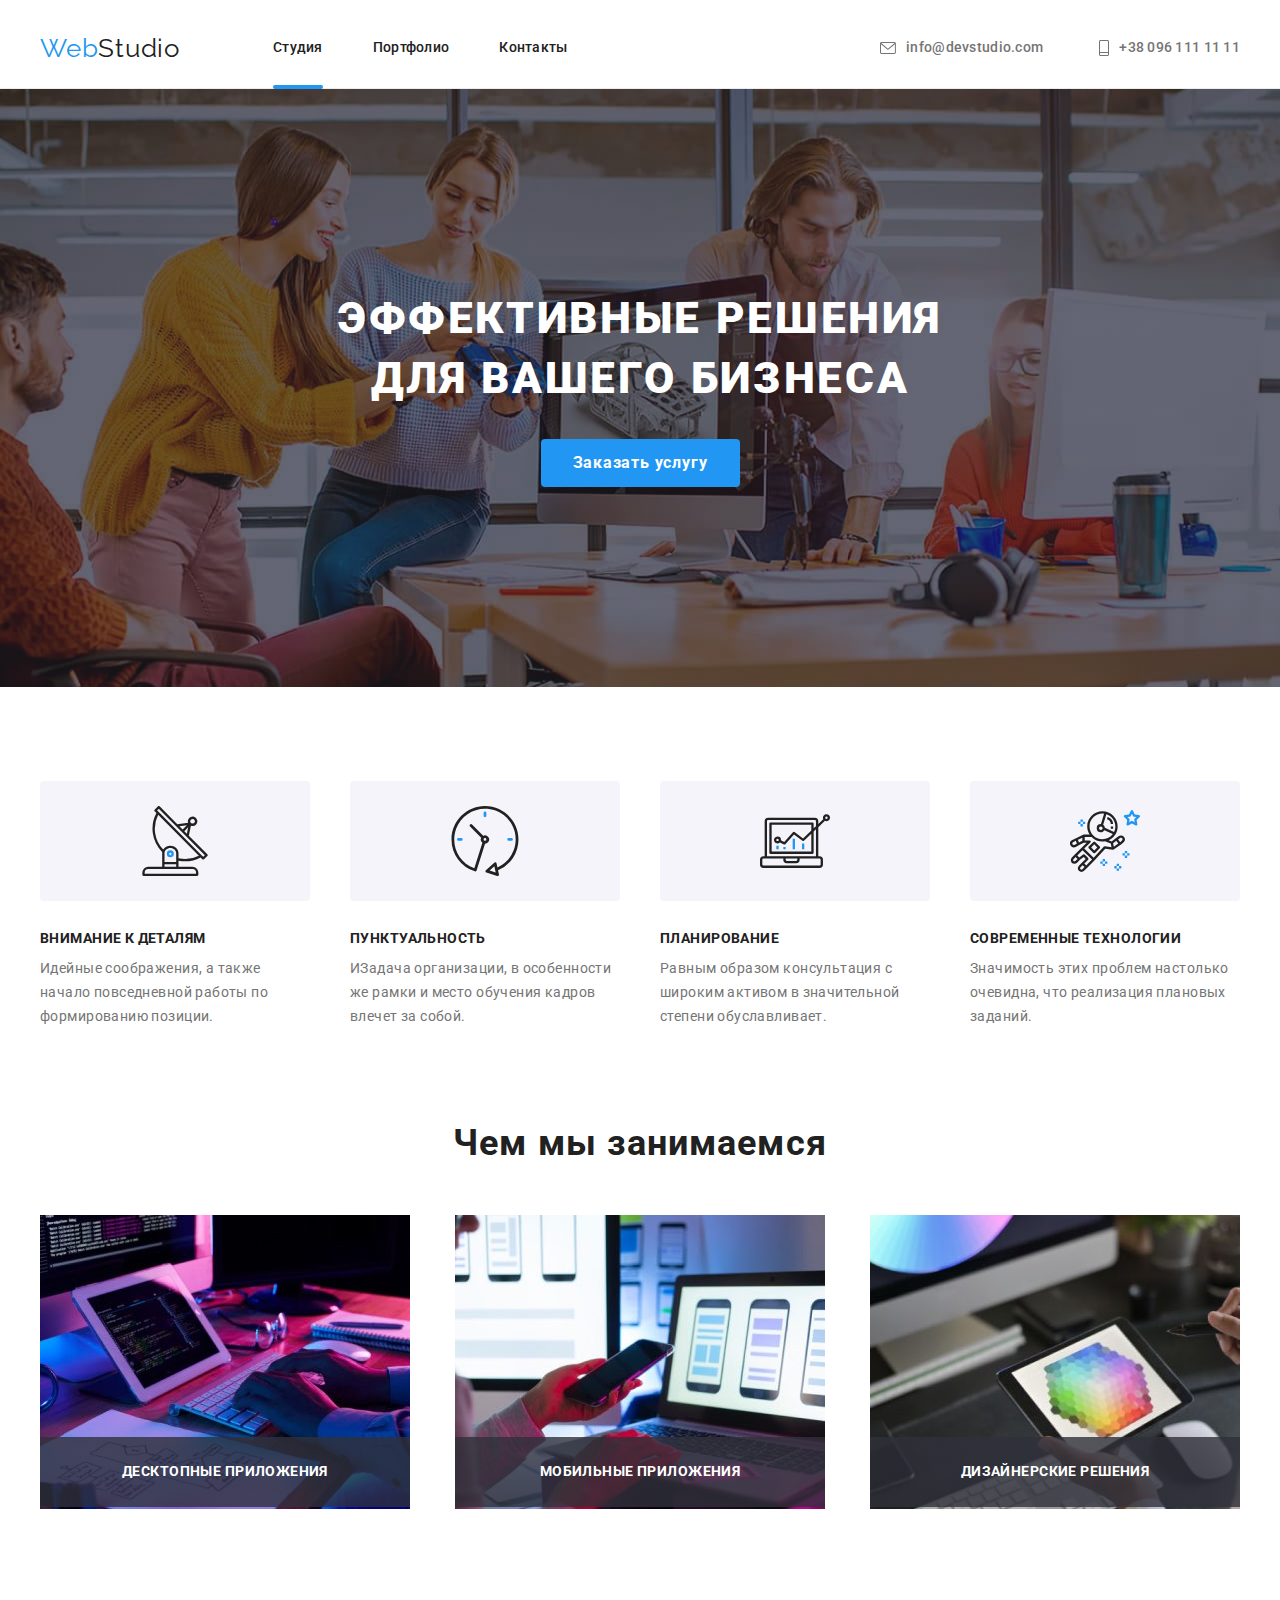
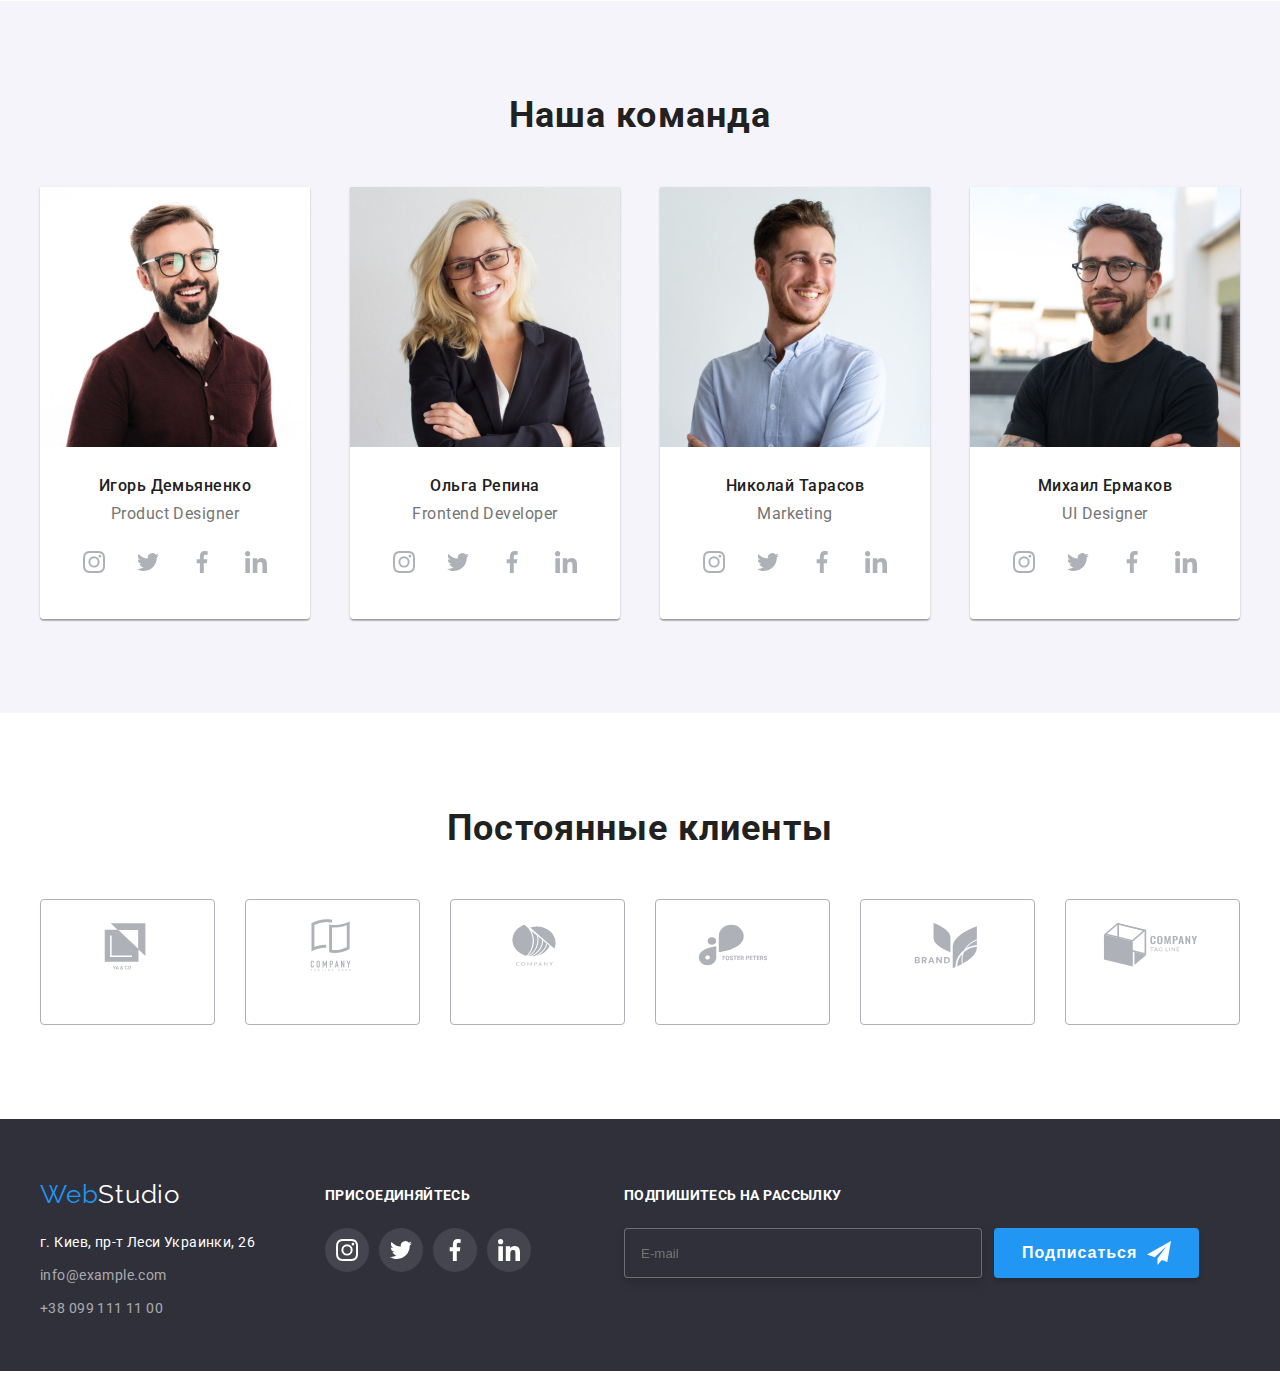
<file: index.html>
<!DOCTYPE html>
<html lang="ru">

<head>
    <meta charset="UTF-8">
    <meta http-equiv="X-UA-Compatible" content="IE=edge">
    <meta name="viewport" content="width=device-width, initial-scale=1.0">
    <title>Web Studio (Version 2.1)</title>

    <link
        href="https://fonts.googleapis.com/css2?family=Raleway:wght@700&family=Roboto:wght@400;500;700;900&display=swap"
        rel="stylesheet" />

    <link rel="stylesheet" href="https://cdnjs.cloudflare.com/ajax/libs/modern-normalize/1.1.0/modern-normalize.min.css"
        integrity="sha512-wpPYUAdjBVSE4KJnH1VR1HeZfpl1ub8YT/NKx4PuQ5NmX2tKuGu6U/JRp5y+Y8XG2tV+wKQpNHVUX03MfMFn9Q=="
        crossorigin="anonymous" referrerpolicy="no-referrer" />

    <link rel="stylesheet" href="./css/style.css">
</head>

<body>

    <header>
        <div class="container main-nav">
            <a href="./index.html" class="logo link"> <span class="logo-web">Web</span><span class="logo-studio">Studio</span></a>
            <nav>
                <ul class="site-nav list">
                    <li class="item"><a class="link marker-link marker-studia" href="./index.html">Студия</a></li>
                    <li class="item"><a class="link marker-link" href="./portfolio.html">Портфолио</a></li>
                    <li class="item"><a class="link marker-link" href="">Контакты</a></li>    
                </ul> 
            </nav>
            <ul class="contact-nav list">
                <li class="item">
                    <a class="link email-nav" href="mailto:info@devstudio.com">
                    <svg class="email-pic">
                    <use href="./images/nav-icon.svg#icon-nav-envelope"></use>
                    </svg>
                    info@devstudio.com
                    </a>
                </li>
                <li class="item">
                    <a class="link tel-nav" href="tel:+380961111111">
                    <svg class="tel-pic">
                    <use href="./images/nav-icon.svg#icon-nav-phone"></use>
                    </svg>
                    +38 096 111 11 11
                    </a>
                </li>
            </ul>
        </div>
    </header>

    <main>
        <!-- секция Эффективные решения для вашего бизнеса -->
        <div class="pre-hero-line"></div>
        <section class="hero">
            <h1 class="main-headline"> <span class="hero-title"> Эффективные решения<br>для вашего бизнеса</span> </h1>
            <button type="button" class="button-main" data-modal-open> <span class="color-text-button">Заказать услугу</span></button>
        </section>
        <!-- секция преимуществ -->
        <section class="container">
            <ul class="benefits">
                <!-- <h2>Наши преимущества</h2>- -->
                <li class="item aerial">
                    <h3 class="benefits-title">Внимание к деталям</h3>
                    <p class="benefits-describe">Идейные соображения, а также начало повседневной работы по формированию позиции.</p>
                </li>
                <li class="item clock">
                    <h3 class="benefits-title">Пунктуальность</h3>
                    <p class="benefits-describe">ИЗадача организации, в особенности же рамки и место обучения кадров влечет за собой.</p>
                </li>
                <li class="item diagarm">
                    <h3 class="benefits-title">Планирование</h3>
                    <p class="benefits-describe">Равным образом консультация с широким активом в значительной степени обуславливает.</p>
                </li>
                <li class="item astronaut">
                    <h3 class="benefits-title">Современные технологии</h3>
                    <p class="benefits-describe">Значимость этих проблем настолько очевидна, что реализация плановых заданий.</p>
                </li>
            </ul>
        </section>
        <!-- секция Чем мы занимаемся  -->
        <section class="container">
            <div class="whatwedo">
                <h2 class="whatwedo-headline">Чем мы занимаемся</h2>
                <ul class="whatwedo-list">
                    <li class="item">
                        <img src="./images/photo-coding.jpg" alt="Верстка сайта" width="370" height="294" />
                        <p class="item-title">Десктопные приложения</p>
                    </li>
                    <li class="item">
                        <img src="./images/photo-app.jpg" alt="Написание приложений" width="370" height="294" />
                        <p class="item-title">Мобильные приложения</p>
                    </li>
                    <li class="item">
                        <img src="./images/photo-design.jpg" alt="Разработка дизайна" width="370" height="294" />
                        <p class="item-title">Дизайнерские решения</p>
                    </li>
                </ul>
            </div>
        </section>
        <!-- секция Наша команда -->
        <section class="our-team">
            <div class="container">
                <h2 class="our-team-headline">Наша команда</h2>
                <ul class="personal list">
                    <li class="personal-card">
                        <img class="item-img" src="./images/card-photo-igor.jpg" alt="Product Designer" width="270" height="260" />
                        <div class="our-team-name">
                            <p class="team-name">Игорь Демьяненко</p>
                            <p class="team-job">Product Designer</p>
                            <ul class="personal-social">
                                <li class="social">
                                    <a href="#">
                                    <svg class="insta-icon link" viewBox="0 0 200 100">
                                    <use href="./images/social-icons.svg#icon-instagram"></use>
                                    </svg>
                                    </a>
                                </li>                                    
                                <li class="social">
                                    <a href="#">
                                    <svg class="twitter-icon link" viewBox="0 0 200 100">
                                    <use href="./images/social-icons.svg#icon-twitter"></use>
                                    </svg>
                                    </a>
                                </li>                                    
                                <li class="social">
                                    <a href="#">
                                    <svg class="facebook-icon link" viewBox="0 0 200 100">
                                    <use href="./images/social-icons.svg#icon-facebook"></use>
                                    </svg>
                                    </a>
                                </li>                                    
                                <li class="social">
                                    <a href="#">
                                    <svg class="linkedin-icon link" viewBox="0 0 200 100">
                                    <use href="./images/social-icons.svg#icon-linkedin"></use>
                                    </svg>
                                    </a>
                                </li>                                   
                            </ul>
                        </div>
                    </li>
                    <li class="personal-card">
                        <img class="item-img" src="./images/card-photo-olena.jpg" alt="Frontend Developer" width="270" height="260" />
                        <div class="our-team-name">
                            <p class="team-name">Ольга Репина</p>
                            <p class="team-job">Frontend Developer</p>
                            <ul class="personal-social">
                                <li class="social">
                                    <a href="#">
                                    <svg class="insta-icon link" viewBox="0 0 200 100">
                                    <use href="./images/social-icons.svg#icon-instagram"></use>
                                    </svg>
                                    </a>
                                </li>
                                <li class="social">
                                    <a href="#">
                                    <svg class="twitter-icon link" viewBox="0 0 200 100">
                                    <use href="./images/social-icons.svg#icon-twitter"></use>
                                    </svg>
                                    </a>
                                </li>
                                <li class="social">
                                    <a href="#">
                                    <svg class="facebook-icon link" viewBox="0 0 200 100">
                                    <use href="./images/social-icons.svg#icon-facebook"></use>
                                    </svg>
                                    </a>
                                </li>
                                <li class="social">
                                    <a href="#">
                                    <svg class="linkedin-icon link" viewBox="0 0 200 100">
                                    <use href="./images/social-icons.svg#icon-linkedin"></use>
                                    </svg>
                                    </a>
                                 </li>
                            </ul>
                        </div>
                    </li>
                    <li class="personal-card">
                        <img class="item-img" src="./images/card-photo-mukola.jpg" alt="Marketing" width="270" height="260" />
                        <div class="our-team-name">
                            <p class="team-name">Николай Тарасов</p>
                            <p class="team-job">Marketing</p>
                            <ul class="personal-social">
                                <li class="social">
                                    <a href="#">
                                    <svg class="insta-icon link" viewBox="0 0 200 100">
                                    <use href="./images/social-icons.svg#icon-instagram"></use>
                                    </svg>
                                    </a>
                                </li>
                                <li class="social">
                                    <a href="#">
                                    <svg class="twitter-icon link" viewBox="0 0 200 100">
                                    <use href="./images/social-icons.svg#icon-twitter"></use>
                                    </svg>
                                    </a>
                                </li>
                                <li class="social">
                                    <a href="#">
                                    <svg class="facebook-icon link" viewBox="0 0 200 100">
                                    <use href="./images/social-icons.svg#icon-facebook"></use>
                                    </svg>
                                    </a>
                                </li>
                                <li class="social">
                                    <a href="#">
                                    <svg class="linkedin-icon link" viewBox="0 0 200 100">
                                    <use href="./images/social-icons.svg#icon-linkedin"></use>
                                    </svg>
                                    </a>
                                </li>
                            </ul>
                        </div>
                    </li>
                    <li class="personal-card">
                        <img class="item-img" src="./images/card-photo-mukhailo.jpg" alt="Product Designer" width="270" height="260" />
                        <div class="our-team-name">
                            <p class="team-name">Михаил Ермаков</p>
                            <p class="team-job">UI Designer</p>
                            <ul class="personal-social">
                                <li class="social">
                                    <a href="#">
                                    <svg class="insta-icon link" viewBox="0 0 200 100">
                                    <use href="./images/social-icons.svg#icon-instagram"></use>
                                    </svg>
                                    </a>
                                </li>
                                <li class="social">
                                    <a href="#">
                                    <svg class="twitter-icon link" viewBox="0 0 200 100">
                                    <use href="./images/social-icons.svg#icon-twitter"></use>
                                    </svg>
                                    </a>
                                </li>
                                <li class="social">
                                    <a href="#">
                                    <svg class="facebook-icon link" viewBox="0 0 200 100">
                                    <use href="./images/social-icons.svg#icon-facebook"></use>
                                    </svg>
                                    </a>
                                </li>
                                <li class="social">
                                    <a href="#">
                                    <svg class="linkedin-icon link" viewBox="0 0 200 100">
                                    <use href="./images/social-icons.svg#icon-linkedin"></use>
                                    </svg>
                                    </a>
                                </li>
                            </ul>
                        </div>
                    </li>
                </ul>
            </div>
        </section>
        <!-- секция постоянныe клиенты -->
        <section class="regular-customer">
            <div class="container">
                <h2 class="customer-headline">Постоянные клиенты</h2>
                <ul class="customer-list">
                    <li class="item">
                        <a href="#">
                        <svg class="yaco client">
                        <use href="./images/regular-customer.svg#icon-yaco"></use>
                        </svg>
                        </a>
                    </li>
                    <li class="item">
                        <a href="#">
                        <svg class="company1 client">
                        <use href="./images/regular-customer.svg#icon-company1"></use>
                        </svg>
                        </a>
                    </li>
                    <li class="item">
                        <a href="#"> 
                        <svg class="company2 client">
                        <use href="./images/regular-customer.svg#icon-company2"></use>
                        </svg>
                        </a>
                    </li>
                    <li class="item">
                        <a href="#">
                        <svg class="foster client">
                        <use href="./images/regular-customer.svg#icon-foster"></use>
                        </svg>
                        </a>
                    </li>
                    <li class="item">
                        <a href="#">
                        <svg class="brand client">
                        <use href="./images/regular-customer.svg#icon-brand"></use>
                        </svg>
                        </a>
                    </li>
                    <li class="item">
                        <a href="#">
                        <svg class="tagline client">
                            <use href="./images/regular-customer.svg#icon-tagline"></use>
                        </svg>
                        </a>
                    </li>
                </ul>
            </div>
        </section>
    </main>

    <footer class="footer-section">
        <!-- секция контакты -->
        <div class="container footer">
                <ul class="footer-first">
                    <li>
                    <a href="./index.html" class="logo link"> <span class="logo-web">Web</span><span class="logo-studio-foot">Studio</span></a>
                    <address class="adress">
                        <a href="https://goo.gl/maps/mDuxBQLY7Kdxs8NY9" class="contact-foot-adress link">г. Киев, пр-т Леси Украинки, 26</a><br>
                        <a href="mailto:info@example.com" class="contact-foot link">info@example.com</a><br>
                        <a href="tel:+380991111100" class="contact-foot link">+38 099 111 11 00</a>
                    </address>
                    </li>
                </ul>
                <ul class="footer-second">
                    <li>
                    <span class="footer-title">ПРИСОЕДИНЯЙТЕСЬ</span>
                    </li>
                    <li >
                        <ul class="footer-second-social">
                            <li class="footer-social">
                                <a href="#">
                                    <svg class="insta-icon link" viewBox="0 0 200 100">
                                        <use href="./images/social-icons.svg#icon-instagram"></use>
                                    </svg>
                                </a>
                            </li>
                            <li class="footer-social">
                                <a href="#">
                                    <svg class="twitter-icon link" viewBox="0 0 200 100">
                                        <use href="./images/social-icons.svg#icon-twitter"></use>
                                    </svg>
                                </a>
                            </li>
                            <li class="footer-social">
                                <a href="#">
                                    <svg class="facebook-icon link" viewBox="0 0 200 100">
                                        <use href="./images/social-icons.svg#icon-facebook"></use>
                                    </svg>
                                </a>
                            </li>
                            <li class="footer-social">
                                <a href="#">
                                    <svg class="linkedin-icon link" viewBox="0 0 200 100">
                                        <use href="./images/social-icons.svg#icon-linkedin"></use>
                                    </svg>
                                </a>
                            </li>   
                        </ul>
                    </li>
                </ul>
                <ul class="footer-third">
                    <li>
                        <span class="footer-title">Подпишитесь на рассылку</span>
                        <div class="subscribe-input">
                            <label class="suscribe-label">
                                <input type="email" name="suscribe" placeholder="E-mail" class="suscribe-input">
                            </label>
                            <button type="submit" class="suscribe-button"> <span class="suscribe-button-text">Подписаться</span> </button>
                        </div>
                    </li>
                </ul>
        </div>
    </footer>
    <div class="backdrop is-hidden" data-modal>
        <div class="container">
            <div class="modal">
                <div class="modal-close-button">
                    <button type="button" class="close-button" data-modal-close> 
                        <svg class="close-button-link">
                            <use href="./images/modal/modal-icons.svg#modal-icon-x"></use>
                        </svg>
                    </button>
                </div>
                <b class="modal-headline">Оставьте свои данные, мы вам перезвоним</b>
                <form class="form js-speaker-form">
                        <label class="form-field">
                            <span class="form-label">Имя</span>
                                <input type="text" name="name" placeholder="" class="form-input" autofocus />
                                <svg class="input-icon">
                                    <use href="./images/modal/modal-icons.svg#modal-icon-name"></use>
                                </svg>
                        </label>
                  
                        <label class="form-field">
                            <span class="form-label">Телефон</span>
                                <input type="tel" name="tel" placeholder="" class="form-input" />
                                <svg class="input-icon">
                                    <use href="./images/modal/modal-icons.svg#modal-icon-phone"></use>
                                </svg>
                        </label>

                        <label class="form-field">
                            <span class="form-label">Почта</span>
                                <input type="email" name="email" placeholder="" autocomplete="off" class="form-input" />
                                <svg class="input-icon">
                                    <use href="./images/modal/modal-icons.svg#modal-icon-email"></use>
                                </svg>
                        </label>
                    
                        <label for="comment" class="form-field-comment">
                            <span class="form-label">Комментарий</span>
                            <textarea name="comment" id="comment" rows="10" placeholder="Введите текст" class="form-input"></textarea>
                        </label>
                    
                    <!-- <div class="form-field-agreement"> -->
                        <label class="form-field-agreement">
                            <input class="checkbox" type="checkbox" name="agreement" value="agreement" >
                            <span class="chekbox-icon"></span>
                            <span class="agreement-text">Соглашаюсь с рассылкой и принимаю <a href="#"><span class="agreement-terms">Условия договора</span></a> </span>
                              
                        </label>
                           
                    <!-- </div> -->

                    <div class="form-confirm-button">
                        <button type="submit" class="form-button"> <span class="form-button-text">Отправить</span> </button>
                    </div>
                </form>
            </div>
        </div>
    </div>
    <script src="./js/modal.js"></script>
</body>

</html>
</file>
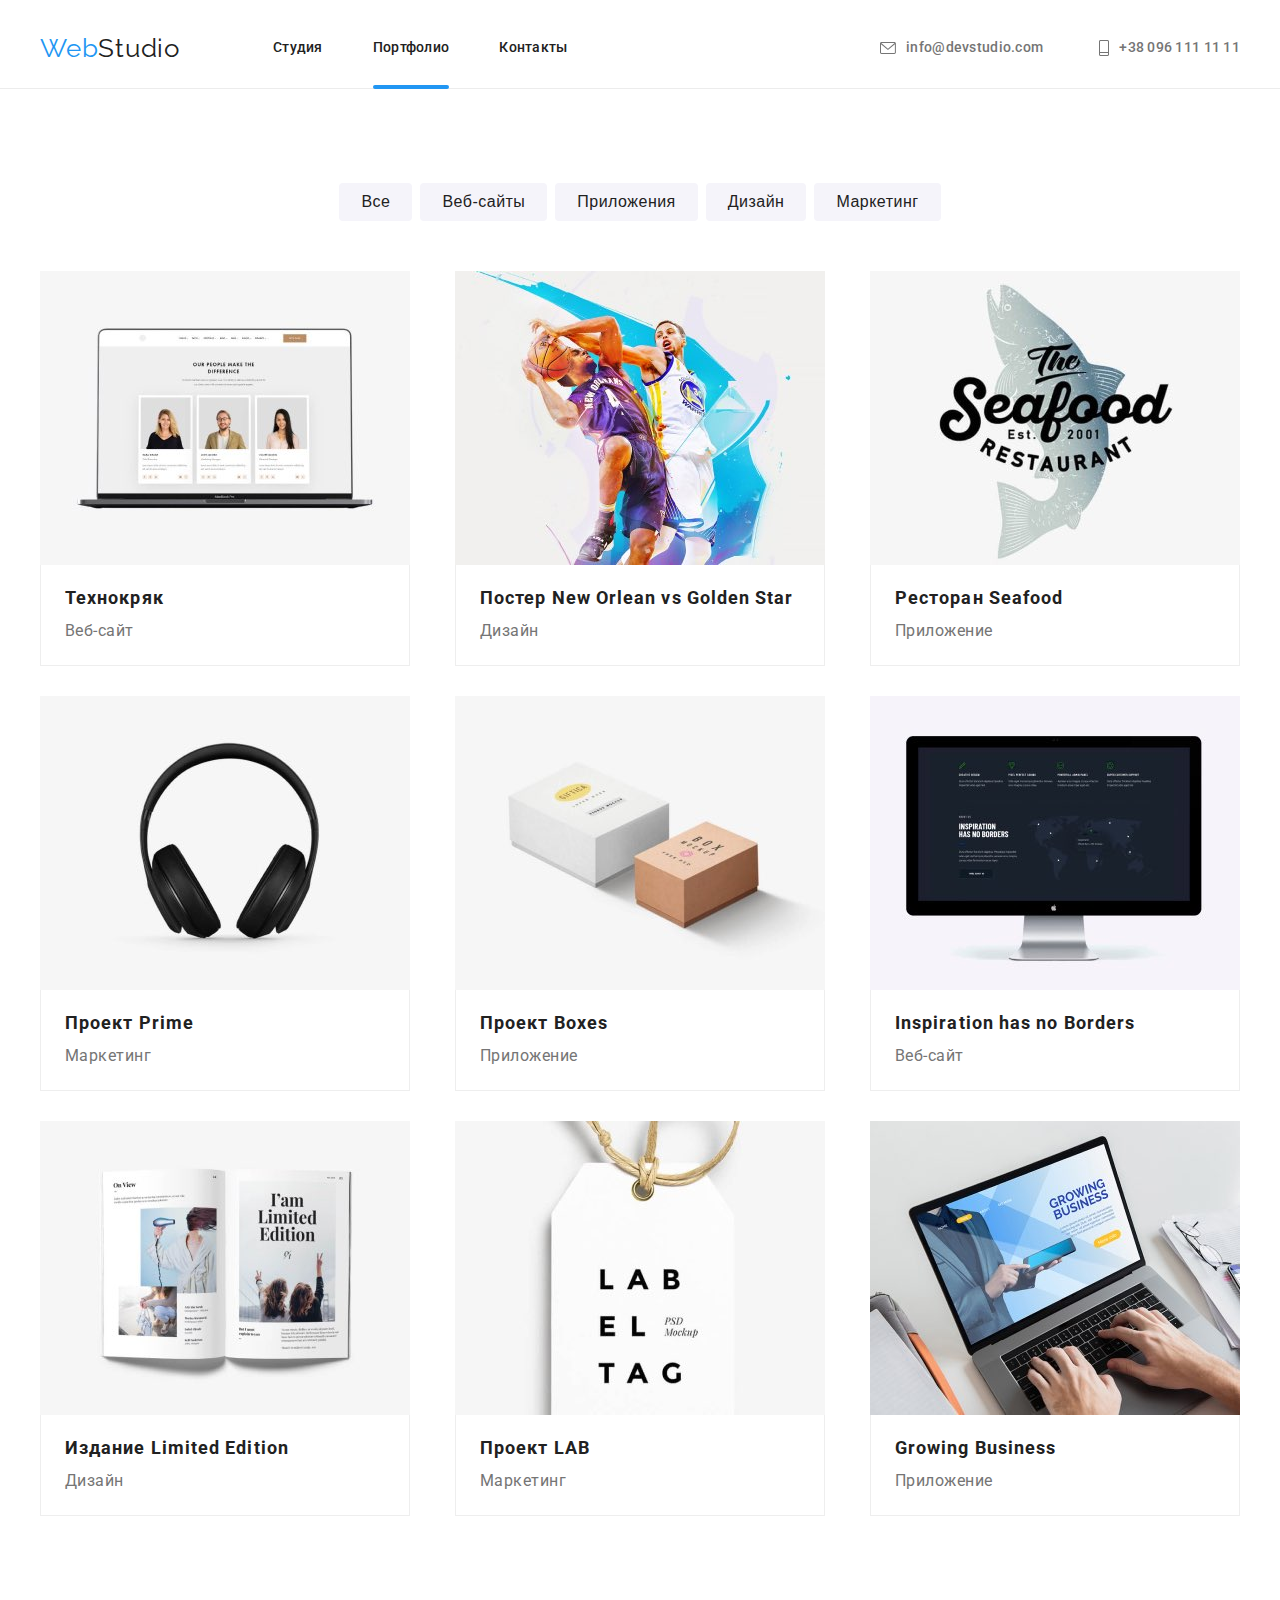
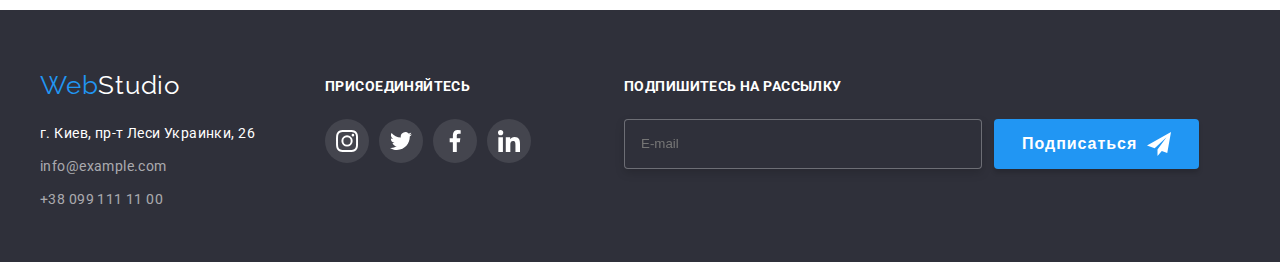
<file: portfolio.html>
<!DOCTYPE html>
<html lang="ru">

<head>
    <meta charset="UTF-8">
    <meta http-equiv="X-UA-Compatible" content="IE=edge">
    <meta name="viewport" content="width=device-width, initial-scale=1.0">
    <title>Web Studio (Version 2.1)</title>

    <link 
    href="https://fonts.googleapis.com/css2?family=Raleway:wght@700&family=Roboto:wght@400;500;700;900&display=swap"
    rel="stylesheet"
    />
    <link rel="stylesheet" href="https://cdnjs.cloudflare.com/ajax/libs/modern-normalize/1.1.0/modern-normalize.min.css"
    integrity="sha512-wpPYUAdjBVSE4KJnH1VR1HeZfpl1ub8YT/NKx4PuQ5NmX2tKuGu6U/JRp5y+Y8XG2tV+wKQpNHVUX03MfMFn9Q=="
    crossorigin="anonymous" referrerpolicy="no-referrer" />

    <link rel="stylesheet" href="./css/style.css">
</head>

<body>
    <!--- Шапка сайта ---->
    <header>
        <div class="container main-nav">
            <a href="./index.html" class="logo link"> <span class="logo-web">Web</span><span
                    class="logo-studio">Studio</span></a>
            <nav>
                <ul class="site-nav list">
                    <li class="item"><a class="link marker-link" href="./index.html">Студия</a></li>
                    <li class="item"><a class="link marker-link marker-portfolio" href="./portfolio.html">Портфолио</a></li>
                    <li class="item"><a class="link marker-link" href="">Контакты</a></li>
                </ul>
            </nav>
            <ul class="contact-nav list">
                <li class="item">
                    <a class="link email-nav" href="mailto:info@devstudio.com">
                        <svg class="email-pic">
                            <use href="./images/nav-icon.svg#icon-nav-envelope"></use>
                        </svg>
                        info@devstudio.com
                    </a>
                </li>
                <li class="item">
                    <a class="link tel-nav" href="tel:+380961111111">
                        <svg class="tel-pic">
                            <use href="./images/nav-icon.svg#icon-nav-phone"></use>
                        </svg>
                        +38 096 111 11 11
                    </a>
                </li>
            </ul>
        </div>
    </header>

    <main>
        <!-- портфолио -->
        <!-- <h1>Портфолио</h1> -->
        <div class="pre-hero-line"></div>
        <div class="container">
            <div class="buttons-portfolio">
                <!-- фильтр кнопок портфолио -->
                <button type="button" class="button-portfolio click">Все</button>
                <button type="button" class="button-portfolio click">Веб-сайты</button>
                <button type="button" class="button-portfolio click">Приложения</button>
                <button type="button" class="button-portfolio click">Дизайн</button>
                <button type="button" class="button-portfolio click">Маркетинг</button>
            </div>  
            <!-- секция примеры портфолио  -->
            <section class="our-portfolio">
                <ul class="portfolio-product">
                    <li class="portfolio-grade">
                        <div class="portfolio-element">
                            <a href="#">
                                <div class="portfolio-overlay">
                                    <p>Технокряк это современная площадка распространения коронавируса. Компании используют эту платформу для цифрового
                                    шпионажа и атак на защищённые сервера конкурентов.</p>
                                </div>
                                <img src="./images/technokr.jpg" alt="Технокряк" width="370" height="294" />
                           </a>
                        </div>
                        <div class="portfolio-info">
                            <h2 class="portfolio-title">Технокряк</h2>
                            <p class="portfolio-example">Веб-сайт</p>
                        </div>
                    </li>
                    <li class="portfolio-grade">
                        <div class="portfolio-element">
                            <a href="#">
                                <div class="portfolio-overlay">
                                    <p>Технокряк это современная площадка распространения коронавируса. Компании используют эту платформу для цифрового
                                        шпионажа и атак на защищённые сервера конкурентов.</p>
                                </div>
                                <img src="./images/poster.jpg" alt="Постер New Orlean vs Golden Star" width="370" height="294" />
                            </a>
                        </div>
                        <div class="portfolio-info">
                            <h2 class="portfolio-title">Постер New Orlean vs Golden Star</h2>
                            <p class="portfolio-example">Дизайн</p>
                        </div>
                    </li>
                    <li class="portfolio-grade">
                        <div class="portfolio-element">
                            <a href="#">
                                <div class="portfolio-overlay">
                                    <p>Технокряк это современная площадка распространения коронавируса. Компании используют эту платформу для цифрового
                                        шпионажа и атак на защищённые сервера конкурентов.</p>
                                </div>
                                <img src="./images/restoran.jpg" alt="Ресторан Seafood" width="370" height="294" />
                            </a>
                        </div>
                        <div class="portfolio-info">
                            <h2 class="portfolio-title">Ресторан Seafood</h2>
                            <p class="portfolio-example"> Приложение</p>
                        </div>
                    </li>
                    <li class="portfolio-grade">
                        <div class="portfolio-element">
                            <a href="#">
                                <div class="portfolio-overlay">
                                    <p>Технокряк это современная площадка распространения коронавируса. Компании используют эту платформу для цифрового
                                        шпионажа и атак на защищённые сервера конкурентов.</p>
                                </div>
                                <img src="./images/proekt-prime.jpg" alt="Проект Prime" width="370" height="294" />
                            </a>
                        </div>
                        <div class="portfolio-info">
                            <h2 class="portfolio-title">Проект Prime</h2>
                            <p class="portfolio-example">Маркетинг</p>
                        </div>
                    </li>
                    <li class="portfolio-grade">
                        <div class="portfolio-element">
                            <a href="#">
                                <div class="portfolio-overlay">
                                    <p>Технокряк это современная площадка распространения коронавируса. Компании используют эту платформу для цифрового
                                        шпионажа и атак на защищённые сервера конкурентов.</p>
                                </div>
                                <img src="./images/proekt-boxes.jpg" alt="Проект Boxes" width="370" height="294" />
                            </a>
                        </div>
                        <div class="portfolio-info">
                            <h2 class="portfolio-title">Проект Boxes</h2>
                            <p class="portfolio-example">Приложение</p>
                        </div>
                    </li>
                    <li class="portfolio-grade">
                        <div class="portfolio-element">
                            <a href="#">
                                <div class="portfolio-overlay">
                                    <p>Технокряк это современная площадка распространения коронавируса. Компании используют эту платформу для цифрового
                                        шпионажа и атак на защищённые сервера конкурентов.</p>
                                </div>
                                <img src="./images/inspiration.jpg" alt="Inspiration has no Borders" width="370" height="294" />
                            </a>
                        </div>
                        <div class="portfolio-info">
                            <h2 class="portfolio-title">Inspiration has no Borders</h2>
                            <p class="portfolio-example">Веб-сайт</p>
                        </div>
                    </li>
                    <li class="portfolio-grade">
                        <div class="portfolio-element">
                            <a href="#">
                                <div class="portfolio-overlay">
                                    <p>Технокряк это современная площадка распространения коронавируса. Компании используют эту платформу для цифрового
                                        шпионажа и атак на защищённые сервера конкурентов.</p>
                                </div>
                                <img src="./images/izdanie.jpg" alt="Издание Limited Edition" width="370" height="294" />
                            </a>
                        </div>
                        <div class="portfolio-info">
                            <h2 class="portfolio-title">Издание Limited Edition</h2>
                            <p class="portfolio-example">Дизайн</p>
                        </div>
                    </li>
                    <li class="portfolio-grade">
                        <div class="portfolio-element">
                            <a href="#">
                                <div class="portfolio-overlay">
                                    <p>Технокряк это современная площадка распространения коронавируса. Компании используют эту платформу для цифрового
                                        шпионажа и атак на защищённые сервера конкурентов.</p>
                                </div>
                                <img src="./images/proekt-lab.jpg" alt="Проект LAB" width="370" height="294" />
                            </a>
                        </div>
                        <div class="portfolio-info">
                            <h2 class="portfolio-title">Проект LAB</h2>
                            <p class="portfolio-example">Маркетинг</p>
                        </div>
                    </li>
                    <li class="portfolio-grade">
                        <div class="portfolio-element">
                            <a href="#">
                                <div class="portfolio-overlay">
                                    <p>Технокряк это современная площадка распространения коронавируса. Компании используют эту платформу для цифрового
                                        шпионажа и атак на защищённые сервера конкурентов.</p>
                                </div>
                                <img src="./images/growing-business.jpg" alt="Growing Business" width="370" height="294" />
                            </a>
                        </div>
                        <div class="portfolio-info">
                            <h2 class="portfolio-title">Growing Business</h2>
                            <p class="portfolio-example">Приложение</p>
                        </div>
                    </li>
                </ul>
            </section>
        </div>
    </main>

<footer class="footer-section">
    <!-- секция контакты -->
    <div class="container footer">
        <ul class="footer-first">
            <li>
                <a href="./index.html" class="logo link"> <span class="logo-web">Web</span><span class="logo-studio-foot">Studio</span></a>
                <address class="adress">
                    <a href="https://goo.gl/maps/mDuxBQLY7Kdxs8NY9" class="contact-foot-adress link">г. Киев, пр-т
                        Леси
                        Украинки, 26</a><br>
                    <a href="mailto:info@example.com" class="contact-foot link">info@example.com</a><br>
                    <a href="tel:+380991111100" class="contact-foot link">+38 099 111 11 00</a>
                </address>
            </li>
        </ul>
        <ul class="footer-second">
            <li>
                <span class="footer-title">ПРИСОЕДИНЯЙТЕСЬ</span>
            </li>
            <li>
                <ul class="footer-second-social">
                    <li class="footer-social">
                        <a href="#">
                            <svg class="insta-icon link" viewBox="0 0 200 100">
                                <use href="./images/social-icons.svg#icon-instagram"></use>
                            </svg>
                        </a>
                    </li>
                    <li class="footer-social">
                        <a href="#">
                            <svg class="twitter-icon link" viewBox="0 0 200 100">
                                <use href="./images/social-icons.svg#icon-twitter"></use>
                            </svg>
                        </a>
                    </li>
                    <li class="footer-social">
                        <a href="#">
                            <svg class="facebook-icon link" viewBox="0 0 200 100">
                                <use href="./images/social-icons.svg#icon-facebook"></use>
                            </svg>
                        </a>
                    </li>
                    <li class="footer-social">
                        <a href="#">
                            <svg class="linkedin-icon link" viewBox="0 0 200 100">
                                <use href="./images/social-icons.svg#icon-linkedin"></use>
                            </svg>
                        </a>
                    </li>
                </ul>
            </li>
        </ul>
        <ul class="footer-third">
        <li>
            <span class="footer-title">Подпишитесь на рассылку</span>
            <div class="subscribe-input">
                <label class="suscribe-label">
                    <input type="email" name="suscribe" placeholder="E-mail" class="suscribe-input">
                </label>
                <button type="submit" class="suscribe-button"> <span class="suscribe-button-text">Подписаться</span> </button>
            </div>
        </li>
           
        </ul>
    </div>
</footer>
    
    </body>
    
    </html>
</file>
<file: css/style.css>
:root {
  --primary-text-color: #757575;
  --secondary-text-color: #212121;
  --accent-color: #2196f3;
  --as-main-button-color: #2196f3;
  --primary-bg-color: #ffffff;
  --button-hover-text: rgba(255, 255, 255, 1);
  --social-base-color: #afb1b8;
}

body {
  color: var(--primary-text-color);
  background-color: var(--primary-bg-color);
  font-family: Roboto, VHelvetica Neue, sans-serif;

  font-size: 14px;
  line-height: 1.71;
  letter-spacing: 0.03em;

  margin-left: auto;
  margin-right: auto;
}

/* gen settings */
a {
  text-decoration: none;
  padding: 0;
}

.ul {
  padding: 0;
  margin: 0;
  list-style: none;
}

h1,
h2,
h3,
h4,
h5,
h6 {
  padding: 0;
  margin: 0;
}

textarea {
  resize: none;
}

/* nav container */
.container {
  width: 1200px;
  margin-left: auto;
  margin-right: auto;
  padding-left: 15px;
  padding-right: 15px;
}

/* nav */

.main-nav {
  display: flex;
  align-items: center;
}

/* logo */

.logo {
  font-family: Raleway, sans-serif;
  font-weight: 400;
  font-size: 26px;
  line-height: 1.19;
  letter-spacing: 0.03em;
}
.logo-web {
  color: var(--accent-color);
}

.logo-studio {
  color: #212121;
}

.logo-studio-foot {
  color: white;
}

/* end logo */

.site-nav {
  position: relative;
  display: flex;
  margin-left: 93px;
  list-style: none;
  padding-left: 0;
  margin-top: 0;
  margin-bottom: 0;
}

.site-nav .item + .item {
  margin-left: 50px;
}

.site-nav .link {
  display: block;
  padding-top: 32px;
  padding-bottom: 32px;

  color: var(--secondary-text-color);
  font-weight: 500;
  font-size: 14px;
  line-height: 1.14;
  letter-spacing: 0.02em;

  transition-property: color;
  transition-duration: 250ms;
  transition-timing-function: cubic-bezier(0.4, 0, 0.2, 1);
}

.site-nav .link:hover,
.site-nav .link:focus {
  color: var(--accent-color);
}

.marker-link {
  position: relative;
}

.marker-link::after {
  content: "";
  position: absolute;

  width: 100%;
  height: 4px;
  bottom: 0;
  left: 0;

  border-radius: 2px;
  background-color: transparent;
  /* opacity: 0; */
  margin-bottom: -1px;

  transition: background-color 250ms cubic-bezier(0.4, 0, 0.2, 1);
}

.marker-link:hover::after,
.marker-link:focus::after {
  /* opacity: 1; */
  background-color: var(--accent-color);
}

.marker-portfolio::after {
  content: "";
  position: absolute;

  width: 100%;
  height: 4px;
  bottom: 0;
  left: 0;
  margin-bottom: -1px;
  background-color: var(--accent-color);
}

.marker-studia::after {
  content: "";
  position: absolute;

  width: 100%;
  height: 4px;
  bottom: 0;
  left: 0;
  margin-bottom: -1px;
  background-color: var(--accent-color);
}

.contact-nav {
  display: flex;
  align-items: center;
  margin-left: auto;
  padding-left: 0;
  margin-top: 0;
  margin-bottom: 0;

  list-style: none;
}

.contact-nav .item + .item {
  margin-left: 50px;
}

.contact-nav .link {
  display: flex;
  align-items: center;
  padding-top: 32px;
  padding-bottom: 32px;

  color: var(--primary-text-color);
  font-weight: 500;
  font-size: 14px;
  line-height: 1.14;
  letter-spacing: 0.02em;
  text-decoration: none;
  fill: var(--primary-text-color);

  transition-property: color;
  transition-duration: 250ms;
  transition-timing-function: cubic-bezier(0.4, 0, 0.2, 1);
}

.email-pic,
.tel-pic {
  width: 16px;
  height: 16px;
  margin-right: 10px;
}

.contact-nav .link:hover,
.contact-nav .link:focus {
  color: var(--accent-color);
  text-decoration: none;
  fill: var(--as-main-button-color);
}

/* nav end */

/* hero */

.pre-hero-line {
  background-color: rgba(236, 236, 236, 1);
  height: 1px;
}

.hero {
  display: block;
  text-align: center;
  background-color: #2f303a;

  background-image: linear-gradient(
      to right,
      rgba(47, 48, 58, 0.4) 0%,
      rgba(47, 48, 58, 0.4) 100%
    ),
    url("../images/Img-hero-hover.jpg");
  background-repeat: no-repeat;
  background-position: center;
}

.hero-title {
  color: rgba(255, 255, 255, 1);
}

.main-headline {
  padding-top: 200px;
  margin: 0 auto;

  font-weight: 900;
  font-size: 44px;
  line-height: 1.36;
  text-align: center;
  letter-spacing: 0.06em;
  text-transform: uppercase;
}

/* button set */
.button-main {
  box-sizing: border-box;
  cursor: pointer;

  background-color: var(--as-main-button-color);
  border: 0 solid var(--as-main-button-color);
  border-radius: 4px;

  /* Font-weight: 700;
  Font size: 16px;
  Line height: 1.8; */

  margin-top: 30px;
  text-align: center;
  letter-spacing: 0.06em;

  padding: 10px 32px;
  margin-bottom: 200px;
}

.color-text-button {
  color: var(--button-hover-text);

  font-family: Roboto;
  font-style: normal;
  font-weight: 700;
  font-size: 16px;
  line-height: 1.8;

  /* padding: 10px 32px; */
}

/* hero end */

/* benefits */

.benefits {
  display: flex;
  justify-content: space-between;
  list-style: none;

  /* height: 200px; */
  margin: 0;
  padding-top: 94px;
  padding-bottom: 94px;
  padding-left: 0;
}

.benefits .item::before {
  content: "";
  height: 120px;
  display: block;

  background-color: rgba(245, 244, 250, 1);
  background-repeat: no-repeat;
  background-position: center;

  border-radius: 4px;
  margin-bottom: 30px;
}

.aerial::before {
  background-image: url("../images/benefits/benefits-aerial.svg");
}

.clock::before {
  background-image: url("../images/benefits/benefits-clock.svg");
}
.diagarm::before {
  background-image: url("../images/benefits/benefits-diagram.svg");
}

.astronaut::before {
  background-image: url("../images/benefits/benefits-astronaut.svg");
}

/* .benefits .item:nth-child(1)::before {
  background-image: url("../images/benefits/benefits-aerial.svg");
}

.benefits .item:nth-child(2)::before {
  background-image: url("../images/benefits/benefits-clock.svg");
}

.benefits .item:nth-child(3)::before {
  background-image: url("../images/benefits/benefits-diagram.svg");
}

.benefits .item:nth-child(4)::before {
  background-image: url("../images/benefits/benefits-astronaut.svg");
} */

.benefits .item + .item {
  margin-left: 30px;
}

.benefits .item {
  width: 270px;
}

.benefits-title {
  color: #212121;

  font-weight: 700;
  font-size: 14px;
  line-height: 1.14;
  letter-spacing: 0.03em;
  text-transform: uppercase;
}

.benefits-describe {
  font-style: normal;
  font-weight: 400;
  font-size: 14px;
  line-height: 1.71;
  letter-spacing: 3%;

  margin-top: 10px;
  margin-bottom: 0;
}

/* benefits end */

/* whatwedo index.html */

/* .whatwedo {
  margin-top: 94px;
} */

.whatwedo-headline {
  color: var(--secondary-text-color);

  font-weight: 700;
  font-size: 36px;
  line-height: 1.16;
  text-align: center;
  letter-spacing: 0.03em;

  padding-bottom: 50px;
}

.whatwedo-list {
  display: flex;
  justify-content: space-between;

  list-style: none;
  margin-top: 0;
  margin-bottom: 0;
  padding-left: 0;
  padding-bottom: 0;
}

.whatwedo-list .item {
  margin-bottom: -10px;
  position: relative;
}

.whatwedo-list .item + .item {
  margin-left: 30px;
}

.item-title {
  display: flex;
  align-items: center;
  justify-content: center;

  position: absolute;
  bottom: 0;
  width: 370px;
  height: 70px;

  font-style: normal;
  font-weight: 700;
  font-size: 14px;
  line-height: 1.14;
  text-align: center;
  vertical-align: 50%;
  letter-spacing: 0.03em;
  text-transform: uppercase;
  /* white-space: nowrap; */

  color: #ffffff;

  background-image: linear-gradient(
    to right,
    rgba(47, 48, 58, 0.8) 0%,
    rgba(47, 48, 58, 0.8) 100%
  );

  margin-bottom: 10px;
  margin-top: 0;
}

/* our-team index.html */

.our-team {
  background-color: #f5f4fa;
  margin-top: 94px;
}

.our-team-headline {
  display: block;
  color: var(--secondary-text-color);

  font-weight: 700;
  font-size: 36px;
  line-height: 1.16;
  text-align: center;
  letter-spacing: 0.03em;

  padding-top: 94px;
}

.personal {
  display: flex;
  justify-content: space-between;
  list-style: none;

  font-weight: 400;
  font-size: 16px;
  line-height: 1.18;
  letter-spacing: 0.03em;

  padding-left: 0;
  /* margin-top: 50px; */
  margin: 0 0;
  padding-top: 50px;
  padding-bottom: 94px;
}

.personal-card {
  box-shadow: 0px 1px 3px rgba(0, 0, 0, 0.12), 0px 1px 1px rgba(0, 0, 0, 0.14),
    0px 2px 1px rgba(0, 0, 0, 0.2);
  border-radius: 0px 0px 4px 4px;
}

.personal .item-img {
  margin-bottom: -5px;
}

.personal .team-name + .team-name {
  padding-left: 30px;
}

.our-team-name {
  background-color: var(--button-hover-text);
  border-radius: 0px 0px 4px 4px;
}

.team-name {
  color: var(--secondary-text-color);
  font-weight: 500;
  font-size: 16px;
  line-height: 1.18;
  text-align: center;
  letter-spacing: 0.03em;

  padding-top: 30px;

  margin: 0 auto;
}

.team-job {
  text-align: center;
  font-family: Roboto;
  font-weight: 400;
  font-size: 16px;
  line-height: 1.18;

  margin: 0 auto;
  padding-top: 10px;
  padding-bottom: 16px;
}

.personal-social {
  display: flex;
  justify-content: space-between;
  margin: 0;
  padding: 0;
  list-style: none;
}

.personal-social .link {
  height: 44px;
  width: 44px;
  fill: var(--social-base-color);
  border-radius: 50%;
  padding: 0;
  margin-bottom: 30px;
  background-position: center;

  /* !!! підкажіть чому не працює трансформація для fill?  */

  transition-property: fill;
  transition-duration: 250ms;
  transition-timing-function: cubic-bezier(0.4, 0, 0.2, 1);

  transition-property: background-color;
  transition-duration: 250ms;
  transition-timing-function: cubic-bezier(0.4, 0, 0.2, 1);
}

.personal-social .link:hover,
.personal-social .link:focus {
  fill: #fff;
  background-color: var(--as-main-button-color);
}

/* .personal-social .link {
  margin-bottom: 30px;
  background-position: center;
} */

.social + .social {
  margin-left: 10px;
}

.social:first-child {
  margin-left: 32px;
}

.social:last-child {
  margin-right: 32px;
}

/* end our-team index.html */

/* --start-- regular-customer */

.customer-headline {
  color: var(--secondary-text-color);
  font-style: normal;
  font-weight: 700;
  font-size: 36px;
  line-height: 1.17;
  text-align: center;
  letter-spacing: 0.03em;

  padding-top: 94px;
}

.customer-list {
  display: flex;
  justify-content: space-between;

  padding-top: 50px;
  padding-bottom: 94px;
  margin: 0 auto;
  padding-left: 0;
  list-style: none;
}

.customer-list .item {
  display: inline-block;
  width: 170px;
  height: 92px;

  border: 1px solid #afb1b8;
  border-radius: 4px;
  object-fit: cover;

  transition-property: border;
  transition-duration: 250ms;
  transition-timing-function: cubic-bezier(0.4, 0, 0.2, 1);
}

.customer-list .client {
  width: 106px;
  height: 60px;
  position: absolute;
}

.customer-list .item + .item {
  margin-left: 30px;
}

.customer-list .item {
  padding: 16px 32px;
}

.client {
  fill: var(--social-base-color);
  border-color: var(--social-base-color);

  transition-property: fill, border-color;
  transition-duration: 250ms;
  transition-timing-function: cubic-bezier(0.4, 0, 0.2, 1);
}

.client:hover,
.client:active {
  fill: var(--as-main-button-color);
}

.customer-list .item:hover,
.customer-list .item:active {
  border: 1px solid var(--as-main-button-color);
}

/* --end-- regular-customer */

/* footer */

.footer-section {
  box-sizing: border-box;
  background-color: #2f303a;
  height: 252px;
  padding-top: 60px;
}

.footer {
  display: flex;
  justify-content: flex-start;
}

.adress {
  display: block;
  font-family: Roboto;
  font-style: normal;
  font-weight: 400;
  font-size: 14px;
  line-height: 1.71;
  letter-spacing: 0.03em;
}

.contact-foot-adress {
  display: inline-block;
  color: rgba(255, 255, 255, 1);
  margin-top: 20px;

  font-family: Roboto;
  font-weight: 400;
  font-size: 14px;
  line-height: 1.71;
  /* or 171% */
  letter-spacing: 0.03em;
}

.contact-foot {
  display: inline-block;
  color: rgba(255, 255, 255, 0.6);
  margin-top: 9px;
}

.footer-first {
  list-style: none;
  margin: 0;
  padding-left: 0;
  padding-right: 70px;
  /* margin-right: 70px; */
  /* padding: 0; */
}

.footer-second {
  padding-left: 0;
  padding-right: 93px;
  padding-top: 5px;
  list-style: none;
  margin: 0;
}

.footer-title {
  color: #ffffff;

  font-style: normal;
  font-weight: 700;
  font-size: 14px;
  line-height: 1.14;
  letter-spacing: 0.03em;
  text-transform: uppercase;

  padding: 0;
  margin: 0;
}

.footer-second-social {
  display: flex;
  justify-content: space-between;
  list-style: none;
  padding-top: 20px;
  padding-left: 0;
}

.footer-social + .footer-social {
  padding-left: 10px;
}

.footer-social .link {
  background-color: rgba(255, 255, 255, 0.1);
  height: 44px;
  width: 44px;
  fill: var(--primary-bg-color);
  border-radius: 50%;

  transition-property: fill, background-color;
  transition-duration: 250ms;
  transition-timing-function: cubic-bezier(0.4, 0, 0.2, 1);
}

.footer-social .link:hover,
.footer-social .link:focus {
  fill: #ffffff;
  background-color: var(--as-main-button-color);
}

.footer-third {
  padding-top: 5px;
  padding-left: 0;
  list-style: none;
  margin: 0;
}

.subscribe-input {
  display: flex;
  justify-content: flex-end;
}

.suscribe-label {
  /* display: flex;
  justify-content: space-between; */
  padding-top: 20px;
}

.suscribe-input {
  width: 358px;
  /* width: 358px; */
  height: 50px;
  border: 1px solid rgba(255, 255, 255, 0.3);
  box-sizing: border-box;
  filter: drop-shadow(0px 4px 4px rgba(0, 0, 0, 0.15));
  border-radius: 4px;
  background-color: #2f303a;
  color: var(--primary-bg-color);

  padding: 15px 0 15px 16px;
  margin-right: 12px;
}

.suscribe-button {
  position: relative;
  min-width: 200px;
  height: 50px;
  background: var(--accent-color);
  box-shadow: 0px 4px 4px rgba(0, 0, 0, 0.15);
  border-radius: 4px;
  border: 0ch;
  padding: 0;
  margin-top: 20px;
}

.suscribe-button-text {
  color: var(--primary-bg-color);
  font-weight: 700;
  font-size: 16px;
  line-height: 1.875;
  /* identical to box height, or 187% */
  /* display: flex;
  align-items: center; */
  text-align: center;
  letter-spacing: 0.06em;
  padding: 10px 62px 10px 28px;
  margin: 0;
}

.suscribe-button-text::after {
  content: "";
  position: absolute;

  height: 24px;
  width: 24px;
  top: 13px;
  margin-left: 10px;
  margin-right: 28px;
  /* background-color: yellowgreen; */

  background-image: url(../images/svg/icon-send.svg);
}

/* footer end */

/* .list {
  list-style: none;
} */

.buttons-portfolio {
  display: flex;
  justify-content: center;
  padding-top: 94px;
}

.buttons-portfolio .click + .click {
  margin-left: 8px;
}

.button-portfolio {
  box-sizing: border-box;
  cursor: pointer;

  color: rgba(33, 33, 33, 1);
  background-color: rgba(245, 244, 250, 1);

  font-weight: 500;
  font-size: 16px;
  line-height: 1.6;
  text-align: center;
  letter-spacing: 0.03em;
  border: 0 solid rgba(245, 244, 250, 1);
  border-radius: 4px;

  /* height: 38px;
  width: 130px; */
  margin-bottom: 0;
  padding: 6px 22px;

  transition-property: color, background-color, box-shadow;
  transition-duration: 250ms;
  transition-timing-function: cubic-bezier(0.4, 0, 0.2, 1);
}

.button-portfolio:hover,
.button-portfolio:focus {
  color: var(--button-hover-text);
  background-color: var(--accent-color);

  box-shadow: 0 2px 2px 0 rgba(0, 0, 0, 0.12), 0 1px 2px 0 rgba(0, 0, 0, 0.08),
    0 3px 1px 0 rgba(0, 0, 0, 0.1);
}

/* end buttons-portfolio portfolio.html  */

/* portfolio-example portfolio.html   */

/* buttons-portfolio portfolio.html  */

/* end portfolio-example portfolio.html */

.portfolio-product {
  display: flex;
  flex-wrap: wrap;
  justify-content: space-between;

  list-style: none;
  padding-left: 0;
  margin-top: 50px;
  margin-bottom: 0;
}

.portfolio-grade {
  margin-bottom: 30px;
  margin-right: 30px;
  border: 0;

  transition-property: box-shadow;
  transition-duration: 250ms;
  transition-timing-function: cubic-bezier(0.4, 0, 0.2, 1);
}

.portfolio-element {
  position: relative;
  overflow: hidden;
}

.portfolio-grade:hover,
.portfolio-grade:focus {
  box-shadow: 1px 4px 6px 0 rgba(0, 0, 0, 0.16), 0 4px 4px 0 rgba(0, 0, 0, 0.06),
    0 1px 1px 0 rgba(0, 0, 0, 0.12);
}

.portfolio-overlay {
  position: absolute;
  width: 100%;
  height: 100%;
  background-color: rgba(33, 150, 243, 0.9);
  color: #fff;

  font-family: Roboto;
  font-style: normal;
  font-weight: 400;
  font-size: 18px;
  line-height: 1.5;
  letter-spacing: 0.03em;
  padding: 63px 24px;
  /* margin-top: 0.5px; */

  transform: translateY(100%);
  transition: transform 250ms cubic-bezier(0.4, 0, 0.2, 1);
}

.portfolio-grade:hover .portfolio-overlay {
  transform: translateY(0%);
}
.portfolio-grade:focus .portfolio-overlay {
  transform: translateY(0%);
}

.portfolio-info {
  display: block;
  box-sizing: border-box;
  border-right: 1px solid rgba(238, 238, 238, 1);
  border-left: 1px solid rgba(238, 238, 238, 1);
  border-bottom: 1px solid rgba(238, 238, 238, 1);
  margin-top: -10px;
}

.portfolio-title {
  display: block;
  color: rgba(33, 33, 33, 1);

  font-family: Roboto;
  font-style: 700;
  font-size: 18px;
  /* line-height: 36px; */
  text-align: Left;
  letter-spacing: 0.06em;

  padding-top: 20px;
  margin-left: 24px;
  margin-right: 24px;
}

.portfolio-example {
  font-weight: 400;
  font-size: 16px;
  /* line-height: 30px; */
  color: rgba(117, 117, 117, 1);
  letter-spacing: 0.03em;

  padding-top: 4px;
  padding-bottom: 20px;
  margin: 0 24px;
}

.portfolio-product > li:nth-last-of-type(-n + 3) {
  margin-bottom: 0;
}

.portfolio-product:nth-last-child(-n + 3) {
  padding-bottom: 94px;
}

.portfolio-grade:nth-child(3n) {
  margin-right: 0;
}

/* - - modal window - - */

.backdrop {
  position: fixed;
  top: 0;
  left: 0;
  width: 100%;
  height: 100%;

  background-color: rgba(0, 0, 0, 0.2);

  opacity: 1;
  transition: opacity 250ms cubic-bezier(0.4, 0, 0.2, 1);
}

.backdrop.is-hidden {
  opacity: 0;
  pointer-events: none;
}

.backdrop.is-hidden .modal {
  transform: translate(-50%, -50%) scale(0.9);
}

.modal {
  position: absolute;
  top: 50%;
  left: 50%;

  height: 581px;
  width: 528px;

  background-color: #fff;

  transform: translate(-50%, -50%) scale(1);

  transition: transform 250ms cubic-bezier(0.4, 0, 0.2, 1);
}

.modal-close-button {
  margin-bottom: 2px;
  display: flex;
  justify-content: flex-end;
}

.close-button {
  position: relative;
  box-sizing: border-box;
  cursor: pointer;

  height: 30px;
  width: 30px;

  background-color: transparent;
  background-repeat: no-repeat;
  background-position: 50% 50%;
  border: 1px solid rgba(0, 0, 0, 0.1);
  border-radius: 50%;

  margin-top: 8px;
  margin-right: 8px;
  fill: var(--secondary-text-color);
}

.close-button:focus,
.close-button:hover {
  fill: var(--accent-color);
}

.close-button-link {
  position: absolute;

  top: 50%;
  left: 8px;
  transform: translateY(-50%);

  display: inline-block;
  width: 11px;
  height: 11px;
}

.modal-headline {
  display: block;
  padding: 2px 40px 12px 40px;
  width: 100%;

  font-family: Roboto;
  /* font-style: normal; */
  font-weight: 700;
  font-size: 20px;
  line-height: 1.15;
  text-align: center;
  letter-spacing: 0.03em;

  color: #212121;
}

.form {
  display: block;
  padding: 0 40px 40px 40px;
}

.form-label {
  display: block;
  margin: 0;
  padding: 0 0 4px 0;

  font-weight: 400;
  font-size: 12px;
  line-height: 1.16;
  letter-spacing: 0.01em;
  color: var(--primary-text-color);
}

.form-field-comment {
  width: 100%;
  height: 134px;
  display: flex;
  flex-direction: column;
  margin: 0 0 20px 0;
  /* padding: 12px 15px; */
}

.form-field-comment::placeholder {
  color: rgba(117, 117, 117, 0 5);
}

.form-field-comment textarea {
  margin: 0;
  padding: 12px 16px;
  border: 1px solid rgba(33, 33, 33, 0.2);
  border-radius: 4px;
}

/* .form-field-agreement input[type="checkbox"] {
  outline: 0.5px solid tomato;

  width: 40px;
  height: 40px;
} */

.form-field-agreement {
  display: flex;
  align-items: center;
  justify-content: center;
  cursor: pointer;

  margin-bottom: 30px;
  padding: 0;
}

.agreement-text {
  font-family: Roboto;
  font-style: normal;
  font-weight: 400;
  font-size: 14px;
  line-height: 1.71;
  /* identical to box height, or 171% */
  letter-spacing: 0.03em;

  color: #757575;
}

.agreement-terms {
  font-family: Roboto;
  font-style: normal;
  font-weight: 400;
  font-size: 14px;
  line-height: 1.71;
  /* identical to box height, or 171% */
  letter-spacing: 0.03em;
  color: var(--accent-color);
  line-height: 1;
}

.agreement-text a {
  color: var(--accent-color);
  border-bottom: 1px solid currentColor;
  display: inline-block;
  line-height: 0.95;
}

.checkbox {
  /* -webkit-appearance: none;
  appearance: none; */

  position: absolute;
  width: 1px;
  height: 1px;
  margin: -1px;
  border: 0;
  padding: 0;
  clip: rect(0 0 0 0);
  overflow: hidden;
}

.chekbox-icon {
  display: inline-block;
  box-sizing: border-box;
  width: 16px;
  height: 15px;
  border: 2px solid black;
  border-radius: 2px;
  margin-right: 7px;
}

.checkbox:checked + .chekbox-icon {
  border-color: var(--accent-color);
  background-color: var(--accent-color);
  background-image: url(../images/modal/modal-icon-check.svg);

  background-size: contain;
  background-origin: border-box;
  /* background-position: center; */
  /* border: 2px solid var(--accent-color);
  border-radius: 2px; */
}

.form-field {
  position: relative;
  display: block;
  margin-bottom: 10px;
}

.input-relative {
  position: relative;
  display: block;
}

.form-input {
  position: relative;
  cursor: pointer;
  margin: 0;
  padding: 12px 10px 12px 42px;
  width: 100%;

  border: 1px solid rgba(33, 33, 33, 0.2);
  border-radius: 4px;
  /* outline: none; */
  fill: var(--secondary-text-color);
}

.input-icon {
  position: absolute;
  cursor: pointer;

  top: 65%;
  left: 15px;
  transform: translateY(-50%);

  display: inline-block;
  width: 12px;
  height: 12px;
  fill: var(--secondary-text-color);
}

.input-icon:hover,
.input-icon:focus {
  fill: var(--accent-color);
  transition: fill 250ms cubic-bezier(0.4, 0, 0.2, 1);
}

.form-input:hover,
.form-input:focus {
  border: 1px solid var(--accent-color);
  transition: 250ms cubic-bezier(0.4, 0, 0.2, 1);
}

.form-input:hover + .input-icon {
  fill: var(--accent-color);
  transition: fill 250ms cubic-bezier(0.4, 0, 0.2, 1);
}

.form-input:focus {
  outline: none;
  border: 1px solid var(--accent-color);
}

/* modal button close */

.form-confirm-button {
  display: flex;
  justify-content: center;
}

.form-button {
  cursor: pointer;
  box-sizing: border-box;
  text-align: center;

  background-color: var(--accent-color);
  box-shadow: 0px 4px 4px rgba(0, 0, 0, 0.15);
  border-radius: 4px;
  border: 0;
  padding: 10px 50px;
  margin: 0;
  letter-spacing: 0.06em;
}

.form-button:hover,
.form-button:focus {
  background: #188ce8;
  box-shadow: 0px 4px 4px rgba(0, 0, 0, 0.15);
  border-radius: 4px;
  transition: 250ms cubic-bezier(0.4, 0, 0.2, 1);
}

.form-button-text {
  font-family: Roboto;
  font-style: normal;

  letter-spacing: 0.06em;
  font-weight: 700;
  font-size: 16px;
  line-height: 1.88;
  color: var(--primary-bg-color);
}

/* .form-input:focus-within + .input-icon {
  background-color: aqua;
} */

/* .close-button-link {
  background-position: center;
  width: 14px;
  height: 14px;
} */
/* - - end modal window - - */ ;
</file>
